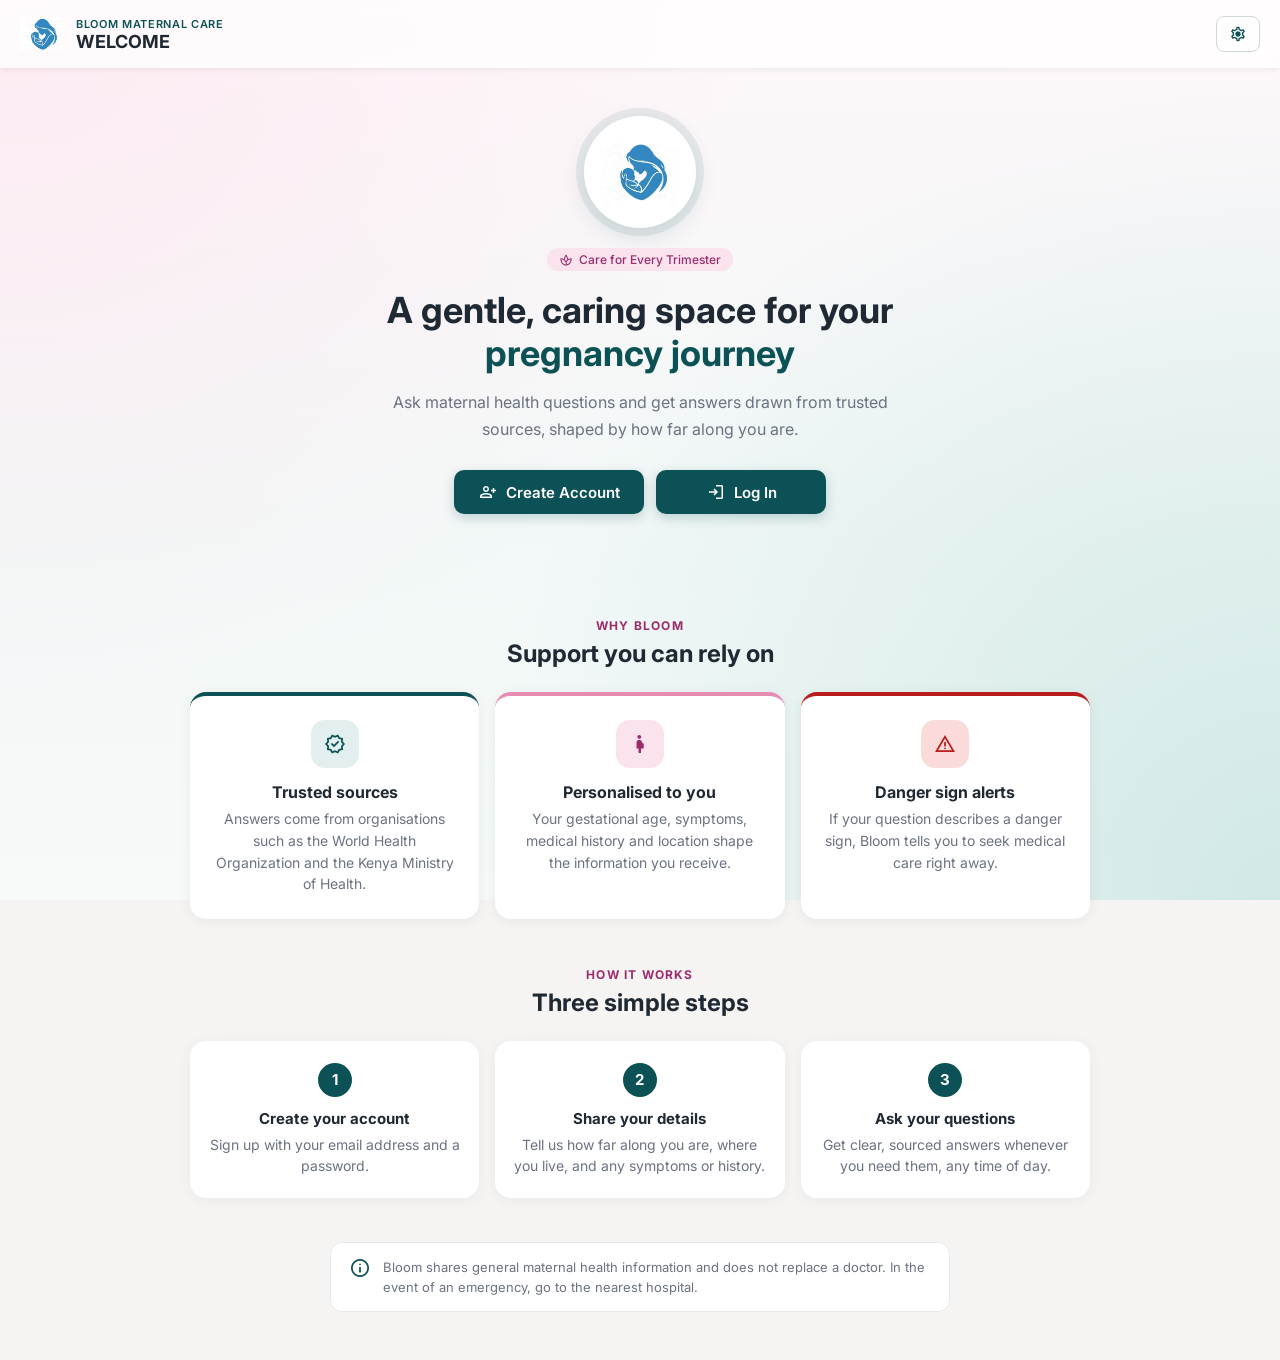
<file: frontend/index.html>
<!DOCTYPE html>
<html lang="en">
<head>
  <meta charset="UTF-8">
  <meta name="viewport" content="width=device-width, initial-scale=1.0">
  <title data-i18n="home.docTitle">Welcome | Bloom Maternal Care</title>
  <link rel="stylesheet" href="css/base.css">
  <link rel="stylesheet" href="css/accessibility.css">
  <link rel="stylesheet" href="css/home.css">
  <script src="js/translations.js"></script>
  <script src="js/i18n.js"></script>
  <script src="js/accessibility.js"></script>
</head>
<body>

  <header class="app-header">
    <img class="header-logo" src="assets/images/logo.png" alt="Bloom logo">
    <div class="header-text">
      <span class="brand">Bloom Maternal Care</span>
      <span class="page-title" data-i18n="home.page">Welcome</span>
    </div>
  </header>

  <main>
    <section class="hero">
      <div class="hero-inner">
        <div class="home-logo">
          <img src="assets/images/logo.png" alt="Bloom logo">
        </div>

        <span class="badge">
          <span class="material-symbols-outlined">spa</span>
          <span data-i18n="common.badge">Care for Every Trimester</span>
        </span>

        <h1><span data-i18n="home.titleA">A gentle, caring space for your</span> <span class="highlight" data-i18n="home.titleB">pregnancy journey</span></h1>
        <p class="lead" data-i18n="home.lead">
          Ask maternal health questions and get answers drawn from trusted sources,
          shaped by how far along you are.
        </p>

        <div class="cta-row">
          <a href="register.html" class="btn-home">
            <span class="material-symbols-outlined">person_add</span>
            <span data-i18n="home.create">Create Account</span>
          </a>
          <a href="login.html" class="btn-home">
            <span class="material-symbols-outlined">login</span>
            <span data-i18n="home.login">Log In</span>
          </a>
        </div>
      </div>
    </section>

    <section class="home-section" aria-label="What Bloom offers" data-i18n-aria="home.whyAria">
      <p class="kicker" data-i18n="home.whyKicker">Why Bloom</p>
      <h2 class="section-title" data-i18n="home.whyTitle">Support you can rely on</h2>

      <div class="features">
        <div class="feature-card">
          <div class="feature-icon">
            <span class="material-symbols-outlined">verified</span>
          </div>
          <h3 data-i18n="home.f1Title">Trusted sources</h3>
          <p data-i18n="home.f1Text">Answers come from organisations such as the World Health Organization and the Kenya Ministry of Health.</p>
        </div>

        <div class="feature-card pink">
          <div class="feature-icon">
            <span class="material-symbols-outlined">pregnant_woman</span>
          </div>
          <h3 data-i18n="home.f2Title">Personalised to you</h3>
          <p data-i18n="home.f2Text">Your gestational age, symptoms, medical history and location shape the information you receive.</p>
        </div>

        <div class="feature-card alert">
          <div class="feature-icon">
            <span class="material-symbols-outlined">warning</span>
          </div>
          <h3 data-i18n="home.f3Title">Danger sign alerts</h3>
          <p data-i18n="home.f3Text">If your question describes a danger sign, Bloom tells you to seek medical care right away.</p>
        </div>
      </div>
    </section>

    <section class="home-section" aria-label="How Bloom works" data-i18n-aria="home.howAria">
      <p class="kicker" data-i18n="home.howKicker">How it works</p>
      <h2 class="section-title" data-i18n="home.howTitle">Three simple steps</h2>

      <div class="steps">
        <div class="step">
          <div class="step-num">1</div>
          <h3 data-i18n="home.s1Title">Create your account</h3>
          <p data-i18n="home.s1Text">Sign up with your email address and a password.</p>
        </div>

        <div class="step">
          <div class="step-num">2</div>
          <h3 data-i18n="home.s2Title">Share your details</h3>
          <p data-i18n="home.s2Text">Tell us how far along you are, where you live, and any symptoms or history.</p>
        </div>

        <div class="step">
          <div class="step-num">3</div>
          <h3 data-i18n="home.s3Title">Ask your questions</h3>
          <p data-i18n="home.s3Text">Get clear, sourced answers whenever you need them, any time of day.</p>
        </div>
      </div>
    </section>

    <p class="disclaimer">
      <span class="material-symbols-outlined">info</span>
      <span data-i18n="home.disclaimer">
        Bloom shares general maternal health information and does not replace a doctor.
        In the event of an emergency, go to the nearest hospital.
      </span>
    </p>
  </main>

</body>
</html>
</file>
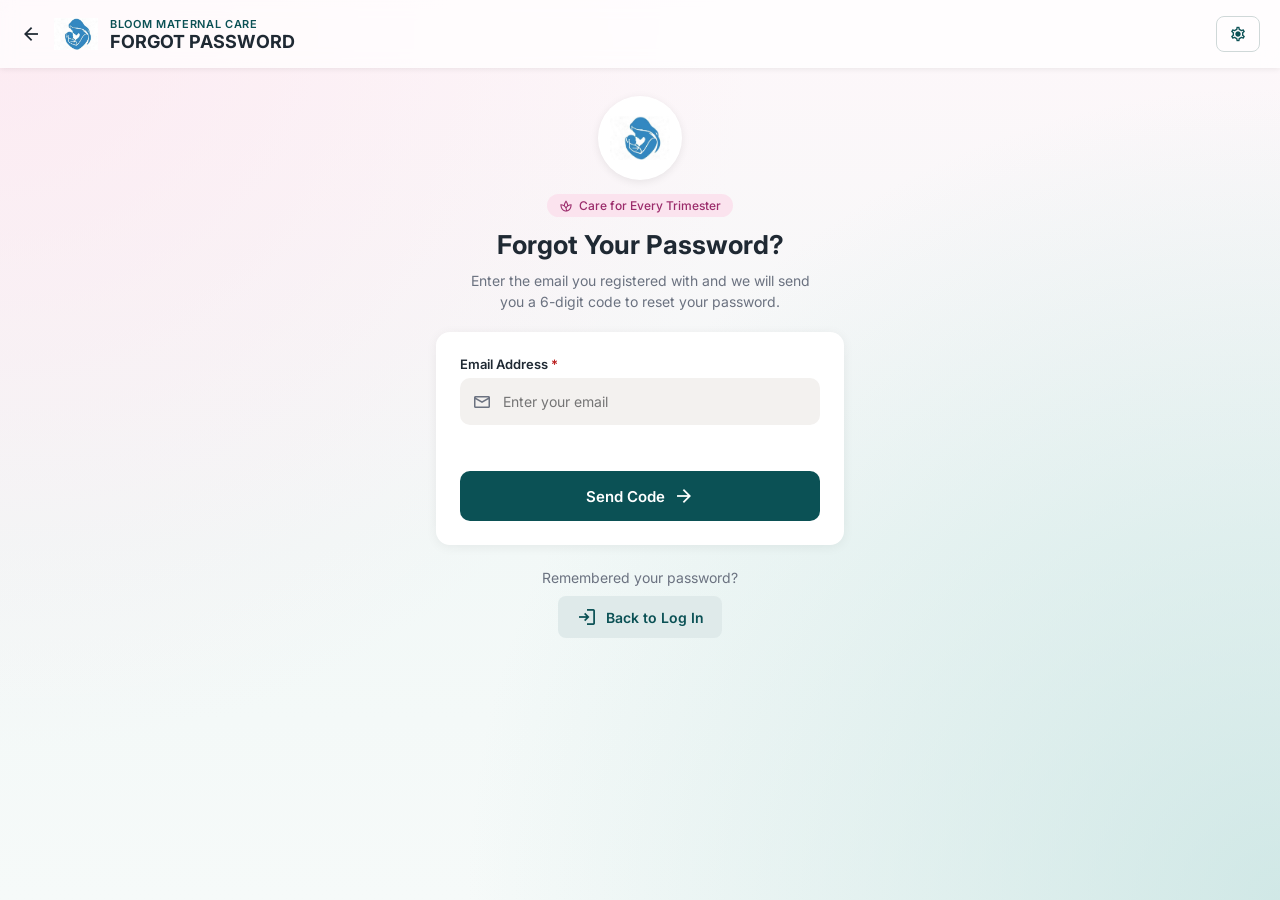
<file: frontend/forgot-password.html>
<!DOCTYPE html>
<html lang="en">
<head>
  <meta charset="UTF-8">
  <meta name="viewport" content="width=device-width, initial-scale=1.0">
  <title data-i18n="forgot.doc">Forgot Password | Bloom Maternal Care</title>
  <link rel="stylesheet" href="css/base.css">
  <link rel="stylesheet" href="css/accessibility.css">
  <link rel="stylesheet" href="css/auth.css">
  <link rel="stylesheet" href="css/verify.css">
  <script src="js/translations.js"></script>
  <script src="js/i18n.js"></script>
  <script src="js/accessibility.js"></script>
</head>
<body>

  <header class="app-header">
    <button class="back-btn" id="backBtn" type="button" aria-label="Go back to log in" data-i18n-aria="forgot.backAria">
      <span class="material-symbols-outlined">arrow_back</span>
    </button>
    <img class="header-logo" src="assets/images/logo.png" alt="Bloom logo">
    <div class="header-text">
      <span class="brand">Bloom Maternal Care</span>
      <span class="page-title" data-i18n="forgot.page">Forgot Password</span>
    </div>
  </header>

  <main class="auth-main">
    <div class="logo-circle">
      <img src="assets/images/logo.png" alt="Bloom logo">
    </div>

    <span class="badge">
      <span class="material-symbols-outlined">spa</span>
      <span data-i18n="common.badge">Care for Every Trimester</span>
    </span>

    <h1 data-i18n="forgot.title">Forgot Your Password?</h1>
    <p class="subtitle" data-i18n="forgot.subtitle">
      Enter the email you registered with and we will send you a 6-digit code to reset your password.
    </p>

    <form class="auth-card" id="forgotForm" novalidate>
      <div class="field">
        <label for="email"><span data-i18n="auth.email">Email Address</span> <span class="required">*</span></label>
        <div class="input-wrap">
          <span class="material-symbols-outlined input-icon">mail</span>
          <input type="email" id="email" placeholder="Enter your email" data-i18n-placeholder="auth.emailPh" autocomplete="email">
        </div>
      </div>

      <p class="form-error" id="formError" role="alert"></p>

      <button type="submit" class="btn-primary" id="sendBtn">
        <span data-i18n="forgot.send">Send Code</span>
        <span class="material-symbols-outlined">arrow_forward</span>
      </button>
    </form>

    <p class="auth-footer-text" data-i18n="forgot.remembered">Remembered your password?</p>
    <a href="login.html" class="btn-secondary">
      <span class="material-symbols-outlined">login</span>
      <span data-i18n="forgot.backToLogin">Back to Log In</span>
    </a>
  </main>

  <script src="js/forgot.js"></script>
</body>
</html>
</file>
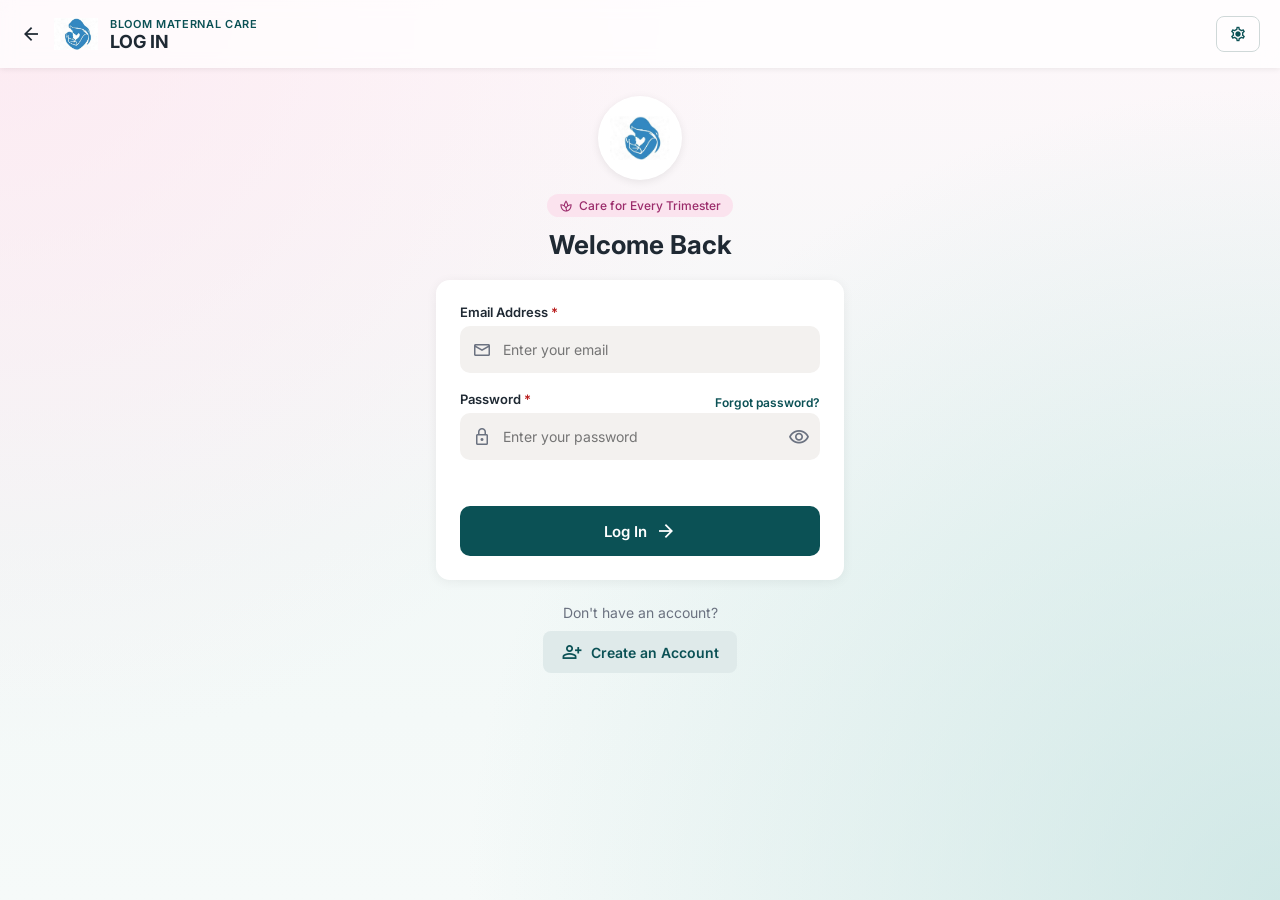
<file: frontend/login.html>
<!DOCTYPE html>
<html lang="en">
<head>
  <meta charset="UTF-8">
  <meta name="viewport" content="width=device-width, initial-scale=1.0">
  <title data-i18n="auth.loginDoc">Log In | Bloom Maternal Care</title>
  <link rel="stylesheet" href="css/base.css">
  <link rel="stylesheet" href="css/accessibility.css">
  <link rel="stylesheet" href="css/auth.css">
  <script src="js/translations.js"></script>
  <script src="js/i18n.js"></script>
  <script src="js/accessibility.js"></script>
</head>
<body>

  <header class="app-header">
    <button class="back-btn" id="backBtn" type="button" aria-label="Go back" data-i18n-aria="auth.back">
      <span class="material-symbols-outlined">arrow_back</span>
    </button>
    <img class="header-logo" src="assets/images/logo.png" alt="Bloom logo">
    <div class="header-text">
      <span class="brand">Bloom Maternal Care</span>
      <span class="page-title" data-i18n="auth.loginPage">Log In</span>
    </div>
  </header>

  <main class="auth-main">
    <div class="logo-circle">
      <img src="assets/images/logo.png" alt="Bloom logo">
    </div>

    <span class="badge">
      <span class="material-symbols-outlined">spa</span>
      <span data-i18n="common.badge">Care for Every Trimester</span>
    </span>

    <h1 data-i18n="auth.welcomeBack">Welcome Back</h1>

    <form class="auth-card" id="loginForm" novalidate>
      <div class="field">
        <label for="email"><span data-i18n="auth.email">Email Address</span> <span class="required">*</span></label>
        <div class="input-wrap">
          <span class="material-symbols-outlined input-icon">mail</span>
          <input type="email" id="email" placeholder="Enter your email" data-i18n-placeholder="auth.emailPh" autocomplete="email">
        </div>
      </div>

      <div class="field">
        <div class="label-row">
          <label for="password"><span data-i18n="auth.password">Password</span> <span class="required">*</span></label>
          <a href="forgot-password.html" class="small-link" data-i18n="auth.forgot">Forgot password?</a>
        </div>
        <div class="input-wrap">
          <span class="material-symbols-outlined input-icon">lock</span>
          <input type="password" id="password" placeholder="Enter your password" data-i18n-placeholder="auth.passwordPh" autocomplete="current-password">
          <button type="button" class="toggle-password" data-target="password" aria-label="Show or hide password" data-i18n-aria="auth.toggle">
            <span class="material-symbols-outlined">visibility</span>
          </button>
        </div>
      </div>

      <p class="form-error" id="formError" role="alert"></p>

      <button type="submit" class="btn-primary">
        <span data-i18n="auth.loginBtn">Log In</span>
        <span class="material-symbols-outlined">arrow_forward</span>
      </button>
    </form>

    <p class="auth-footer-text" data-i18n="auth.noAccount">Don't have an account?</p>
    <a href="register.html" class="btn-secondary">
      <span class="material-symbols-outlined">person_add</span>
      <span data-i18n="auth.createLink">Create an Account</span>
    </a>
  </main>

  <script src="js/auth.js"></script>
</body>
</html>
</file>
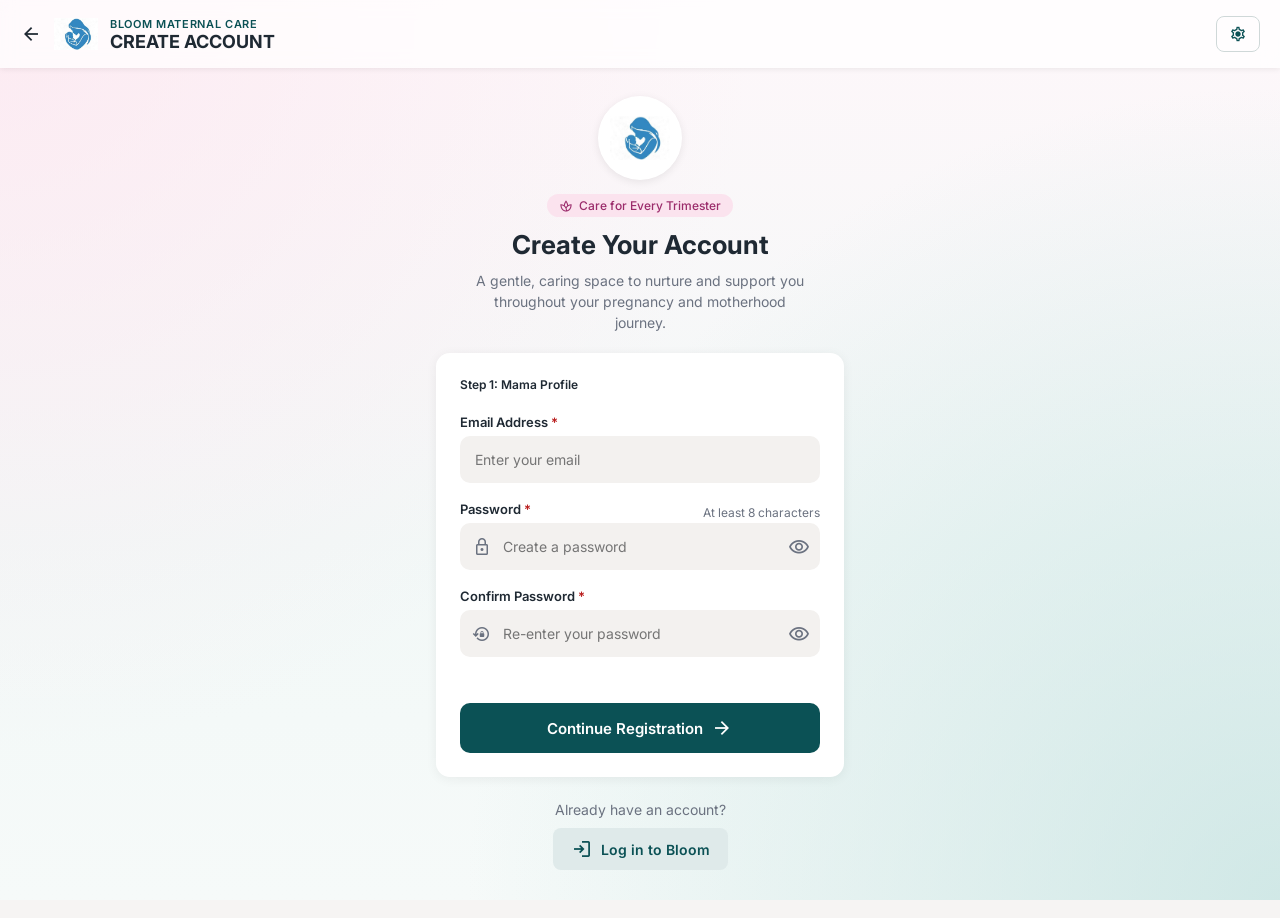
<file: frontend/register.html>
<!DOCTYPE html>
<html lang="en">
<head>
  <meta charset="UTF-8">
  <meta name="viewport" content="width=device-width, initial-scale=1.0">
  <title data-i18n="auth.regDoc">Create Account | Bloom Maternal Care</title>
  <link rel="stylesheet" href="css/base.css">
  <link rel="stylesheet" href="css/accessibility.css">
  <link rel="stylesheet" href="css/auth.css">
  <script src="js/translations.js"></script>
  <script src="js/i18n.js"></script>
  <script src="js/accessibility.js"></script>
</head>
<body>

  <header class="app-header">
    <button class="back-btn" id="backBtn" type="button" aria-label="Go back" data-i18n-aria="auth.back">
      <span class="material-symbols-outlined">arrow_back</span>
    </button>
    <img class="header-logo" src="assets/images/logo.png" alt="Bloom logo">
    <div class="header-text">
      <span class="brand">Bloom Maternal Care</span>
      <span class="page-title" data-i18n="auth.regPage">Create Account</span>
    </div>
  </header>

  <main class="auth-main">
    <div class="logo-circle">
      <img src="assets/images/logo.png" alt="Bloom logo">
    </div>

    <span class="badge">
      <span class="material-symbols-outlined">spa</span>
      <span data-i18n="common.badge">Care for Every Trimester</span>
    </span>

    <h1 data-i18n="auth.regTitle">Create Your Account</h1>
    <p class="subtitle" data-i18n="auth.regSubtitle">
      A gentle, caring space to nurture and support you throughout your pregnancy and motherhood journey.
    </p>

    <form class="auth-card" id="registerForm" novalidate>
      <p class="step-label" data-i18n="auth.step1">Step 1: Mama Profile</p>

      <div class="field">
        <label for="email"><span data-i18n="auth.email">Email Address</span> <span class="required">*</span></label>
        <div class="input-wrap">
          <input type="email" id="email" class="no-icon" placeholder="Enter your email" data-i18n-placeholder="auth.emailPh" autocomplete="email">
        </div>
      </div>

      <div class="field">
        <div class="label-row">
          <label for="password"><span data-i18n="auth.password">Password</span> <span class="required">*</span></label>
          <span class="hint" data-i18n="auth.pwHint">At least 8 characters</span>
        </div>
        <div class="input-wrap">
          <span class="material-symbols-outlined input-icon">lock</span>
          <input type="password" id="password" placeholder="Create a password" data-i18n-placeholder="auth.createPh" autocomplete="new-password">
          <button type="button" class="toggle-password" data-target="password" aria-label="Show or hide password" data-i18n-aria="auth.toggle">
            <span class="material-symbols-outlined">visibility</span>
          </button>
        </div>
      </div>

      <div class="field">
        <label for="confirmPassword"><span data-i18n="auth.confirm">Confirm Password</span> <span class="required">*</span></label>
        <div class="input-wrap">
          <span class="material-symbols-outlined input-icon">lock_reset</span>
          <input type="password" id="confirmPassword" placeholder="Re-enter your password" data-i18n-placeholder="auth.confirmPh" autocomplete="new-password">
          <button type="button" class="toggle-password" data-target="confirmPassword" aria-label="Show or hide password" data-i18n-aria="auth.toggle">
            <span class="material-symbols-outlined">visibility</span>
          </button>
        </div>
      </div>

      <p class="form-error" id="formError" role="alert"></p>

      <button type="submit" class="btn-primary">
        <span data-i18n="auth.continueReg">Continue Registration</span>
        <span class="material-symbols-outlined">arrow_forward</span>
      </button>
    </form>

    <p class="auth-footer-text" data-i18n="auth.haveAccount">Already have an account?</p>
    <a href="login.html" class="btn-secondary">
      <span class="material-symbols-outlined">login</span>
      <span data-i18n="auth.loginLink">Log in to Bloom</span>
    </a>
  </main>

  <script src="js/auth.js"></script>
</body>
</html>
</file>
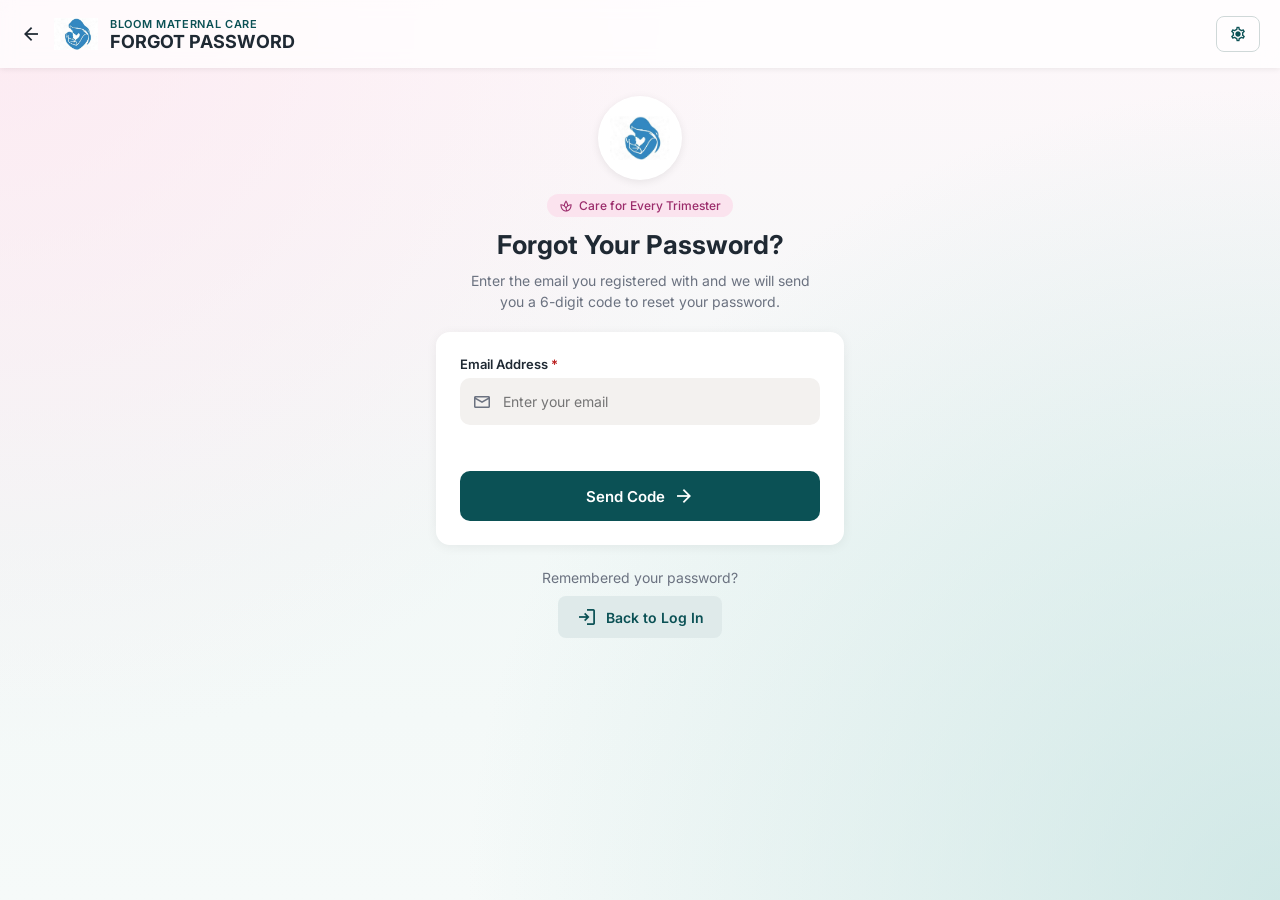
<file: frontend/reset-password.html>
<!DOCTYPE html>
<html lang="en">
<head>
  <meta charset="UTF-8">
  <meta name="viewport" content="width=device-width, initial-scale=1.0">
  <title data-i18n="reset.doc">Reset Password | Bloom Maternal Care</title>
  <link rel="stylesheet" href="css/base.css">
  <link rel="stylesheet" href="css/accessibility.css">
  <link rel="stylesheet" href="css/auth.css">
  <link rel="stylesheet" href="css/verify.css">
  <script src="js/translations.js"></script>
  <script src="js/i18n.js"></script>
  <script src="js/accessibility.js"></script>
</head>
<body>

  <header class="app-header">
    <button class="back-btn" id="backBtn" type="button" aria-label="Go back" data-i18n-aria="auth.back">
      <span class="material-symbols-outlined">arrow_back</span>
    </button>
    <img class="header-logo" src="assets/images/logo.png" alt="Bloom logo">
    <div class="header-text">
      <span class="brand">Bloom Maternal Care</span>
      <span class="page-title" data-i18n="reset.page">Reset Password</span>
    </div>
  </header>

  <main class="auth-main">
    <div class="logo-circle">
      <img src="assets/images/logo.png" alt="Bloom logo">
    </div>

    <span class="badge">
      <span class="material-symbols-outlined">spa</span>
      <span data-i18n="common.badge">Care for Every Trimester</span>
    </span>

    <h1 data-i18n="reset.title">Create a New Password</h1>
    <p class="subtitle">
      <span data-i18n="reset.ifAccount">If an account exists for</span> <span class="email-shown" id="emailShown"></span><span data-i18n="reset.ifAccountEnd">, we sent it a 6-digit code. Enter the code and choose a new password.</span>
    </p>

    <form class="auth-card" id="resetForm" novalidate>
      <div class="field">
        <label for="code"><span data-i18n="verify.codeLabel">Verification Code</span> <span class="required">*</span></label>
        <input type="text" id="code" class="code-input" inputmode="numeric"
               maxlength="6" autocomplete="one-time-code" placeholder="000000">
      </div>

      <div class="field">
        <div class="label-row">
          <label for="password"><span data-i18n="reset.newPassword">New Password</span> <span class="required">*</span></label>
          <span class="hint" data-i18n="auth.pwHint">At least 8 characters</span>
        </div>
        <div class="input-wrap">
          <span class="material-symbols-outlined input-icon">lock</span>
          <input type="password" id="password" placeholder="Create a new password" data-i18n-placeholder="reset.newPh" autocomplete="new-password">
          <button type="button" class="toggle-password" data-target="password" aria-label="Show or hide password" data-i18n-aria="auth.toggle">
            <span class="material-symbols-outlined">visibility</span>
          </button>
        </div>
      </div>

      <div class="field">
        <label for="confirmPassword"><span data-i18n="auth.confirm">Confirm Password</span> <span class="required">*</span></label>
        <div class="input-wrap">
          <span class="material-symbols-outlined input-icon">lock_reset</span>
          <input type="password" id="confirmPassword" placeholder="Re-enter your new password" data-i18n-placeholder="reset.confirmPh" autocomplete="new-password">
          <button type="button" class="toggle-password" data-target="confirmPassword" aria-label="Show or hide password" data-i18n-aria="auth.toggle">
            <span class="material-symbols-outlined">visibility</span>
          </button>
        </div>
      </div>

      <p class="form-error" id="formError" role="alert"></p>
      <p class="form-success" id="formSuccess" role="status"></p>

      <button type="submit" class="btn-primary" id="resetBtn">
        <span data-i18n="reset.button">Change Password</span>
        <span class="material-symbols-outlined">arrow_forward</span>
      </button>

      <div class="resend-row">
        <span data-i18n="verify.noCode">Did not get a code?</span>
        <!-- The text of this button is set by reset.js (it shows the countdown) -->
        <button type="button" class="link-btn" id="resendBtn">Resend code</button>
        <p class="spam-hint" data-i18n="verify.spam">The email can take a minute. Please also check your spam folder.</p>
      </div>
    </form>
  </main>

  <script src="js/reset.js"></script>
</body>
</html>
</file>
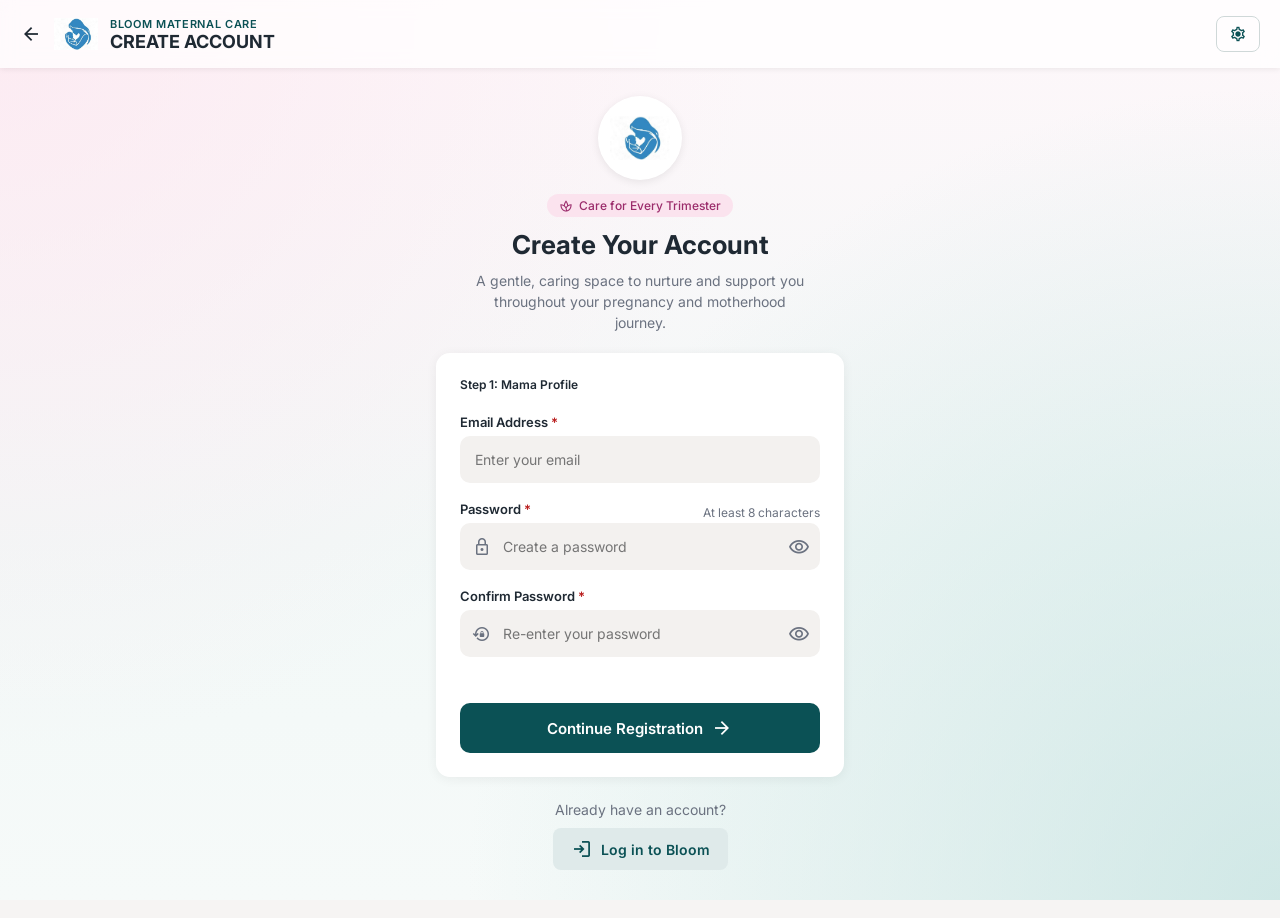
<file: frontend/verify-email.html>
<!DOCTYPE html>
<html lang="en">
<head>
  <meta charset="UTF-8">
  <meta name="viewport" content="width=device-width, initial-scale=1.0">
  <title data-i18n="verify.doc">Verify Email | Bloom Maternal Care</title>
  <link rel="stylesheet" href="css/base.css">
  <link rel="stylesheet" href="css/accessibility.css">
  <link rel="stylesheet" href="css/auth.css">
  <link rel="stylesheet" href="css/verify.css">
  <script src="js/translations.js"></script>
  <script src="js/i18n.js"></script>
  <script src="js/accessibility.js"></script>
</head>
<body>

  <header class="app-header">
    <button class="back-btn" id="backBtn" type="button" aria-label="Go back" data-i18n-aria="auth.back">
      <span class="material-symbols-outlined">arrow_back</span>
    </button>
    <img class="header-logo" src="assets/images/logo.png" alt="Bloom logo">
    <div class="header-text">
      <span class="brand">Bloom Maternal Care</span>
      <span class="page-title" data-i18n="verify.page">Verify Email</span>
    </div>
  </header>

  <main class="auth-main">
    <div class="logo-circle">
      <img src="assets/images/logo.png" alt="Bloom logo">
    </div>

    <span class="badge">
      <span class="material-symbols-outlined">spa</span>
      <span data-i18n="common.badge">Care for Every Trimester</span>
    </span>

    <h1 data-i18n="verify.title">Check Your Email</h1>
    <p class="subtitle">
      <span data-i18n="verify.sent">We sent a 6-digit code to</span> <span class="email-shown" id="emailShown"></span><span data-i18n="verify.sentEnd">. Enter it below to verify your account.</span>
    </p>

    <form class="auth-card" id="verifyForm" novalidate>
      <div class="field">
        <label for="code"><span data-i18n="verify.codeLabel">Verification Code</span> <span class="required">*</span></label>
        <input type="text" id="code" class="code-input" inputmode="numeric"
               maxlength="6" autocomplete="one-time-code" placeholder="000000">
      </div>

      <p class="form-error" id="formError" role="alert"></p>
      <p class="form-success" id="formSuccess" role="status"></p>

      <button type="submit" class="btn-primary" id="verifyBtn">
        <span data-i18n="verify.button">Verify</span>
        <span class="material-symbols-outlined">arrow_forward</span>
      </button>

      <div class="resend-row">
        <span data-i18n="verify.noCode">Did not get a code?</span>
        <!-- The text of this button is set by verify.js (it shows the countdown) -->
        <button type="button" class="link-btn" id="resendBtn">Resend code</button>
        <p class="spam-hint" data-i18n="verify.spam">The email can take a minute. Please also check your spam folder.</p>
      </div>
    </form>
  </main>

  <script src="js/verify.js"></script>
</body>
</html>
</file>
<file: frontend/css/base.css>
@import url('https://fonts.googleapis.com/css2?family=Inter:wght@400;500;600;700&display=swap');
@import url('https://fonts.googleapis.com/css2?family=Material+Symbols+Outlined');

:root {
  --primary: #0b5155;
  --primary-dark: #083d40;
  --background: #faf8f6;
  --card: #ffffff;
  --field-bg: #f3f1ef;
  --text: #1f2933;
  --muted: #6b7280;
  --badge-bg: #fbe3ee;
  --badge-text: #9b2c6b;
  --danger: #b91c1c;
  --danger-bg: #fdf0f0;
  --radius: 12px;
}

* { box-sizing: border-box; margin: 0; padding: 0; }

body {
  font-family: 'Inter', sans-serif;
  background-color: #f6f4f3;
  color: var(--text);
  min-height: 100vh;
}

/* Pink and teal gradient behind every page. It stays in place while you scroll. */
body::before {
  content: "";
  position: fixed;
  inset: 0;
  z-index: -1;
  pointer-events: none;
  background:
    radial-gradient(circle at 0% 0%, rgba(252, 228, 238, 0.65) 0, rgba(252, 228, 238, 0) 48%),
    radial-gradient(circle at 100% 100%, rgba(196, 226, 224, 0.75) 0, rgba(196, 226, 224, 0) 52%),
    linear-gradient(180deg, #fef7fa 0%, #f2f8f7 60%, #f6faf9 100%);
}

a { color: var(--primary); }

.material-symbols-outlined {
  font-family: 'Material Symbols Outlined';
  font-weight: normal;
  font-style: normal;
  font-size: 1.375rem;
  line-height: 1;
  display: inline-block;
  white-space: nowrap;
  vertical-align: middle;
}

/* Top bar used on every page (slightly see-through so the gradient shows) */
.app-header {
  display: flex;
  align-items: center;
  gap: 12px;
  padding: 12px 20px;
  background: rgba(255, 255, 255, 0.72);
  -webkit-backdrop-filter: blur(8px);
  backdrop-filter: blur(8px);
  box-shadow: 0 1px 6px rgba(0, 0, 0, 0.08);
}

.back-btn {
  background: none;
  border: none;
  cursor: pointer;
  color: var(--text);
  display: flex;
}

.header-logo { width: 44px; height: 44px; object-fit: contain; }

.header-text { display: flex; flex-direction: column; }

.brand {
  font-size: 0.6875rem;
  font-weight: 600;
  letter-spacing: 0.06em;
  text-transform: uppercase;
  color: var(--primary);
}

.page-title {
  font-size: 1.125rem;
  font-weight: 700;
  text-transform: uppercase;
}

/* Pink badge: "Care for Every Trimester" */
.badge {
  display: inline-flex;
  align-items: center;
  gap: 6px;
  background: var(--badge-bg);
  color: var(--badge-text);
  font-size: 0.75rem;
  font-weight: 500;
  padding: 4px 12px;
  border-radius: 999px;
}

.badge .material-symbols-outlined { font-size: 0.875rem; }

/* Main teal button */
.btn-primary {
  width: 100%;
  display: flex;
  align-items: center;
  justify-content: center;
  gap: 8px;
  background: var(--primary);
  color: #ffffff;
  border: none;
  border-radius: 10px;
  padding: 14px;
  font-family: inherit;
  font-size: 0.9375rem;
  font-weight: 600;
  cursor: pointer;
}

.btn-primary:hover { background: var(--primary-dark); }

/* Log out button in the top bar */
.logout-btn {
  margin-left: auto;
  display: inline-flex;
  align-items: center;
  gap: 6px;
  background: none;
  border: 1px solid #cfd8d8;
  border-radius: 8px;
  padding: 8px 12px;
  font-family: inherit;
  font-size: 0.8125rem;
  font-weight: 600;
  color: var(--primary);
  cursor: pointer;
}

.logout-btn:hover { background: #e3eeee; }

.logout-btn .material-symbols-outlined { font-size: 1.125rem; }
</file>
<file: frontend/css/accessibility.css>
/* ===== Accessibility settings: button, panel, and the three settings ===== */

/* Clear keyboard focus ring on every page */
:focus-visible { outline: 3px solid #0b5155; outline-offset: 2px; }

/* The button that opens the panel */
.a11y-btn {
  display: inline-flex;
  align-items: center;
  gap: 6px;
  background: none;
  border: 1px solid #cfd8d8;
  border-radius: 8px;
  padding: 8px 12px;
  font-family: inherit;
  font-size: 0.8125rem;
  font-weight: 600;
  color: var(--primary);
  cursor: pointer;
}
.a11y-btn:hover { background: #e3eeee; }
.a11y-btn .material-symbols-outlined { font-size: 1.125rem; }

/* Push the gear to the far right of the top bar */
.app-header .a11y-btn { margin-left: auto; }
/* On pages that have a Log out button, Log out already takes the right side */
.app-header .logout-btn ~ .a11y-btn { margin-left: 0; }

/* Used only on pages that have no top bar (for example the home page) */
.a11y-btn.a11y-floating {
  position: fixed;
  top: 12px;
  right: 12px;
  z-index: 1000;
  background: #ffffff;
}

/* The panel */
.a11y-panel {
  position: fixed;
  top: 64px;
  right: 12px;
  z-index: 1001;
  width: min(320px, calc(100vw - 24px));
  background: #ffffff;
  color: #1f2933;
  border-radius: 12px;
  padding: 16px;
  box-shadow: 0 8px 30px rgba(0, 0, 0, 0.18);
}
.a11y-panel[hidden] { display: none; }
.a11y-panel { max-height: calc(100vh - 80px); overflow-y: auto; }
.a11y-panel .a11y-main-title { font-size: 1.125rem; margin-bottom: 4px; }
/* Each part of the panel (Language, Accessibility) is its own section */
.a11y-section { padding-top: 14px; margin-top: 12px; border-top: 1px solid #e3e9e9; }
.a11y-section h3 { font-size: 1rem; font-weight: 700; margin-bottom: 10px; }
.a11y-section .a11y-row:last-of-type { margin-bottom: 14px; }
.a11y-row { margin-bottom: 14px; }
.a11y-row > span { display: block; font-size: 0.8125rem; font-weight: 600; margin-bottom: 6px; }
.a11y-group { display: flex; gap: 8px; }
.a11y-group button, .a11y-reset {
  flex: 1;
  padding: 8px;
  border: 1px solid #cfd8d8;
  border-radius: 8px;
  background: #ffffff;
  font-family: inherit;
  font-size: 0.875rem;
  font-weight: 600;
  color: #1f2933;
  cursor: pointer;
}
.a11y-group button[aria-pressed="true"] { background: #0b5155; color: #ffffff; border-color: #0b5155; }
.a11y-size-label { text-align: center; font-size: 0.8125rem; margin-top: 4px; color: #6b7280; }
.a11y-reset { width: 100%; margin-top: 4px; }

/* Setting: wider line spacing */
html.a11y-wide body { line-height: 1.8; }

/* Setting: high contrast */
html.a11y-contrast {
  --primary: #004045;
  --primary-dark: #002a2d;
  --background: #ffffff;
  --card: #ffffff;
  --field-bg: #ffffff;
  --text: #000000;
  --muted: #222222;
  --badge-bg: #ffffff;
  --badge-text: #6b0f45;
  --danger: #8b0000;
  --danger-bg: #ffffff;
}
html.a11y-contrast body { background: #ffffff; color: #000000; }
html.a11y-contrast body::before { display: none; }
html.a11y-contrast .app-header { background: #ffffff; border-bottom: 2px solid #000000; }
html.a11y-contrast a { text-decoration: underline; }
html.a11y-contrast button, html.a11y-contrast input,
html.a11y-contrast select, html.a11y-contrast textarea { border: 2px solid #000000; }
html.a11y-contrast .btn-primary { background: #004045; color: #ffffff; }
html.a11y-contrast :focus-visible { outline: 3px solid #000000; }
html.a11y-contrast .a11y-panel { border: 2px solid #000000; }
</file>
<file: frontend/css/home.css>
/* ---------- Hero ---------- */
.hero {
  padding: 48px 20px 64px;
}

.hero-inner {
  max-width: 680px;
  margin: 0 auto;
  display: flex;
  flex-direction: column;
  align-items: center;
  text-align: center;
}

.home-logo {
  width: 112px;
  height: 112px;
  border-radius: 50%;
  background: #ffffff;
  display: flex;
  align-items: center;
  justify-content: center;
  margin-bottom: 20px;
  box-shadow: 0 0 0 8px rgba(11, 81, 85, 0.08), 0 8px 24px rgba(11, 81, 85, 0.14);
}

.home-logo img {
  width: 80px;
  height: 80px;
  object-fit: contain;
}

.hero h1 {
  font-size: 2.25rem;
  line-height: 1.2;
  font-weight: 700;
  margin: 18px 0 14px;
}

.hero h1 .highlight { color: var(--primary); }

.lead {
  font-size: 1rem;
  line-height: 1.65;
  color: var(--muted);
  max-width: 500px;
  margin-bottom: 28px;
}

/* ---------- Buttons: same colour and size ---------- */
.cta-row {
  display: flex;
  flex-wrap: wrap;
  justify-content: center;
  gap: 12px;
}

.btn-home {
  display: inline-flex;
  align-items: center;
  justify-content: center;
  gap: 8px;
  min-width: 170px;
  padding: 12px 24px;
  background: var(--primary);
  color: #ffffff;
  border-radius: 10px;
  font-size: 0.9375rem;
  font-weight: 600;
  text-decoration: none;
  box-shadow: 0 4px 12px rgba(11, 81, 85, 0.22);
  transition: background 0.15s ease, transform 0.15s ease;
}

.btn-home:hover {
  background: var(--primary-dark);
  transform: translateY(-1px);
}

.btn-home .material-symbols-outlined { font-size: 1.25rem; }

/* ---------- Sections ---------- */
.home-section {
  max-width: 940px;
  margin: 0 auto;
  padding: 40px 20px 8px;
  text-align: center;
}

.kicker {
  font-size: 0.75rem;
  font-weight: 700;
  letter-spacing: 0.1em;
  text-transform: uppercase;
  color: var(--badge-text);
  margin-bottom: 6px;
}

.section-title {
  font-size: 1.5rem;
  font-weight: 700;
  margin-bottom: 24px;
}

.features {
  display: grid;
  grid-template-columns: repeat(3, 1fr);
  gap: 16px;
}

.feature-card {
  background: var(--card);
  border-radius: 16px;
  padding: 24px 20px;
  box-shadow: 0 2px 14px rgba(0, 0, 0, 0.06);
  border-top: 4px solid var(--primary);
  transition: transform 0.2s ease, box-shadow 0.2s ease;
}

.feature-card:hover {
  transform: translateY(-3px);
  box-shadow: 0 8px 22px rgba(0, 0, 0, 0.1);
}

.feature-card.pink { border-top-color: #e58bb4; }
.feature-card.alert { border-top-color: var(--danger); }

.feature-icon {
  width: 48px;
  height: 48px;
  border-radius: 14px;
  background: #e3eeee;
  color: var(--primary);
  display: flex;
  align-items: center;
  justify-content: center;
  margin: 0 auto 14px;
}

.feature-card.pink .feature-icon {
  background: var(--badge-bg);
  color: var(--badge-text);
}

.feature-card.alert .feature-icon {
  background: #fbdada;
  color: var(--danger);
}

.feature-card h3 {
  font-size: 1rem;
  font-weight: 700;
  margin-bottom: 6px;
}

.feature-card p {
  font-size: 0.875rem;
  line-height: 1.55;
  color: var(--muted);
}

/* ---------- How it works ---------- */
.steps {
  display: grid;
  grid-template-columns: repeat(3, 1fr);
  gap: 16px;
}

.step {
  background: #ffffff;
  border-radius: 16px;
  padding: 22px 18px;
  box-shadow: 0 2px 14px rgba(0, 0, 0, 0.05);
}

.step-num {
  width: 34px;
  height: 34px;
  border-radius: 50%;
  background: var(--primary);
  color: #ffffff;
  font-size: 0.9375rem;
  font-weight: 700;
  display: flex;
  align-items: center;
  justify-content: center;
  margin: 0 auto 12px;
}

.step h3 {
  font-size: 0.9375rem;
  font-weight: 700;
  margin-bottom: 6px;
}

.step p {
  font-size: 0.875rem;
  line-height: 1.5;
  color: var(--muted);
}

/* ---------- Disclaimer ---------- */
.disclaimer {
  max-width: 620px;
  margin: 36px auto 48px;
  padding: 14px 18px;
  display: flex;
  gap: 12px;
  align-items: flex-start;
  text-align: left;
  background: #ffffff;
  border: 1px solid #e5e7eb;
  border-radius: 12px;
  font-size: 0.8125rem;
  line-height: 1.55;
  color: var(--muted);
}

.disclaimer .material-symbols-outlined {
  color: var(--primary);
  font-size: 1.375rem;
  flex-shrink: 0;
}

/* ---------- Phones ---------- */
@media (max-width: 760px) {
  .features,
  .steps { grid-template-columns: 1fr; }

  .hero { padding: 36px 16px 52px; }
  .hero h1 { font-size: 1.75rem; }
  .btn-home { min-width: 150px; }
}
</file>
<file: frontend/css/auth.css>
/* Styles for log in, register and profile setup pages go here */
.auth-main {
  max-width: 440px;
  margin: 0 auto;
  padding: 28px 16px 48px;
  display: flex;
  flex-direction: column;
  align-items: center;
  text-align: center;
}

.logo-circle {
  width: 84px;
  height: 84px;
  border-radius: 50%;
  background: #ffffff;
  display: flex;
  align-items: center;
  justify-content: center;
  margin-bottom: 14px;
  box-shadow: 0 2px 8px rgba(0, 0, 0, 0.08);
}

.logo-circle img { width: 60px; height: 60px; object-fit: contain; }

.auth-main h1 {
  font-size: 1.625rem;
  font-weight: 700;
  margin: 12px 0 20px;
}

.auth-card {
  width: 100%;
  background: var(--card);
  border-radius: 14px;
  padding: 24px;
  text-align: left;
  box-shadow: 0 2px 12px rgba(0, 0, 0, 0.06);
}

.field { margin-bottom: 18px; }

.field label {
  display: block;
  font-size: 0.8125rem;
  font-weight: 600;
  margin-bottom: 6px;
}

.required { color: var(--danger); }

.label-row {
  display: flex;
  justify-content: space-between;
  align-items: center;
}

.small-link {
  font-size: 0.75rem;
  font-weight: 600;
  text-decoration: none;
}

.input-wrap {
  position: relative;
  display: flex;
  align-items: center;
}

.input-icon {
  position: absolute;
  left: 12px;
  color: var(--muted);
  font-size: 1.25rem;
}

.input-wrap input {
  width: 100%;
  background: var(--field-bg);
  border: 1px solid transparent;
  border-radius: 10px;
  padding: 14px 44px 14px 42px;
  font-family: inherit;
  font-size: 0.875rem;
  color: var(--text);
}

.input-wrap input:focus {
  outline: none;
  border-color: var(--primary);
  background: #ffffff;
}

.toggle-password {
  position: absolute;
  right: 10px;
  background: none;
  border: none;
  cursor: pointer;
  color: var(--muted);
  display: flex;
}

.form-error {
  color: var(--danger);
  font-size: 0.8125rem;
  min-height: 18px;
  margin-bottom: 10px;
}

.auth-footer-text {
  margin-top: 24px;
  font-size: 0.875rem;
  color: var(--muted);
}

.btn-secondary {
  margin-top: 10px;
  display: inline-flex;
  align-items: center;
  gap: 8px;
  background: #dfeaea;
  color: var(--primary);
  text-decoration: none;
  font-size: 0.875rem;
  font-weight: 600;
  padding: 10px 18px;
  border-radius: 8px;
}

.subtitle {
  font-size: 0.875rem;
  color: var(--muted);
  line-height: 1.5;
  max-width: 340px;
  margin: -10px 0 20px;
}

.step-label {
  font-size: 0.75rem;
  font-weight: 600;
  margin-bottom: 22px;
}

.hint {
  font-size: 0.75rem;
  color: var(--muted);
}

.input-wrap input.no-icon {
  padding-left: 14px;
}

.card-header-row {
  display: flex;
  justify-content: space-between;
  align-items: center;
  padding-bottom: 14px;
  margin-bottom: 18px;
  border-bottom: 1px solid #e5e7eb;
}

.step-title {
  display: flex;
  align-items: center;
  gap: 10px;
  font-size: 0.75rem;
  font-weight: 700;
  letter-spacing: 0.04em;
  text-transform: uppercase;
  color: var(--primary);
}

.step-number {
  width: 24px;
  height: 24px;
  border-radius: 50%;
  background: var(--primary);
  color: #ffffff;
  display: flex;
  align-items: center;
  justify-content: center;
  font-size: 0.75rem;
}

.required-tag {
  font-size: 0.6875rem;
  font-weight: 600;
  background: #eeeeee;
  color: var(--muted);
  padding: 2px 8px;
  border-radius: 6px;
}

.input-wrap select {
  width: 100%;
  appearance: none;
  -webkit-appearance: none;
  background: #ffffff;
  border: 1px solid #d1d5db;
  border-radius: 10px;
  padding: 14px 40px 14px 14px;
  font-family: inherit;
  font-size: 0.875rem;
  color: var(--text);
  cursor: pointer;
}

.input-wrap select.has-icon {
  padding-left: 42px;
}

.input-wrap select:focus,
.field textarea:focus {
  outline: none;
  border-color: var(--primary);
}

.select-arrow {
  position: absolute;
  right: 12px;
  color: var(--muted);
  pointer-events: none;
}

.field textarea {
  width: 100%;
  min-height: 96px;
  resize: vertical;
  background: #ffffff;
  border: 1px solid #d1d5db;
  border-radius: 10px;
  padding: 12px 14px;
  font-family: inherit;
  font-size: 0.875rem;
  color: var(--text);
}

/* Keep "Lazima *" (Required *) on one line */
.required-tag {
  white-space: nowrap;
  flex-shrink: 0;
}
</file>
<file: frontend/css/verify.css>
.email-shown {
  font-weight: 700;
  color: var(--text);
  word-break: break-all;
}

.code-input {
  width: 100%;
  text-align: center;
  letter-spacing: 0.5em;
  font-size: 1.75rem;
  font-weight: 700;
  padding: 14px;
  background: var(--field-bg);
  border: 1px solid transparent;
  border-radius: 10px;
  font-family: inherit;
  color: var(--text);
}

.code-input:focus {
  outline: none;
  border-color: var(--primary);
  background: #ffffff;
}

.form-success {
  color: var(--primary);
  font-size: 0.8125rem;
  font-weight: 600;
  min-height: 18px;
  margin-bottom: 10px;
}

.resend-row {
  text-align: center;
  margin-top: 16px;
  font-size: 0.875rem;
  color: var(--muted);
}

.link-btn {
  background: none;
  border: none;
  color: var(--primary);
  font-family: inherit;
  font-size: 0.875rem;
  font-weight: 600;
  text-decoration: underline;
  cursor: pointer;
}

.link-btn:disabled {
  color: var(--muted);
  text-decoration: none;
  cursor: not-allowed;
}

.spam-hint {
  margin-top: 6px;
  font-size: 0.75rem;
  color: var(--muted);
}
</file>
